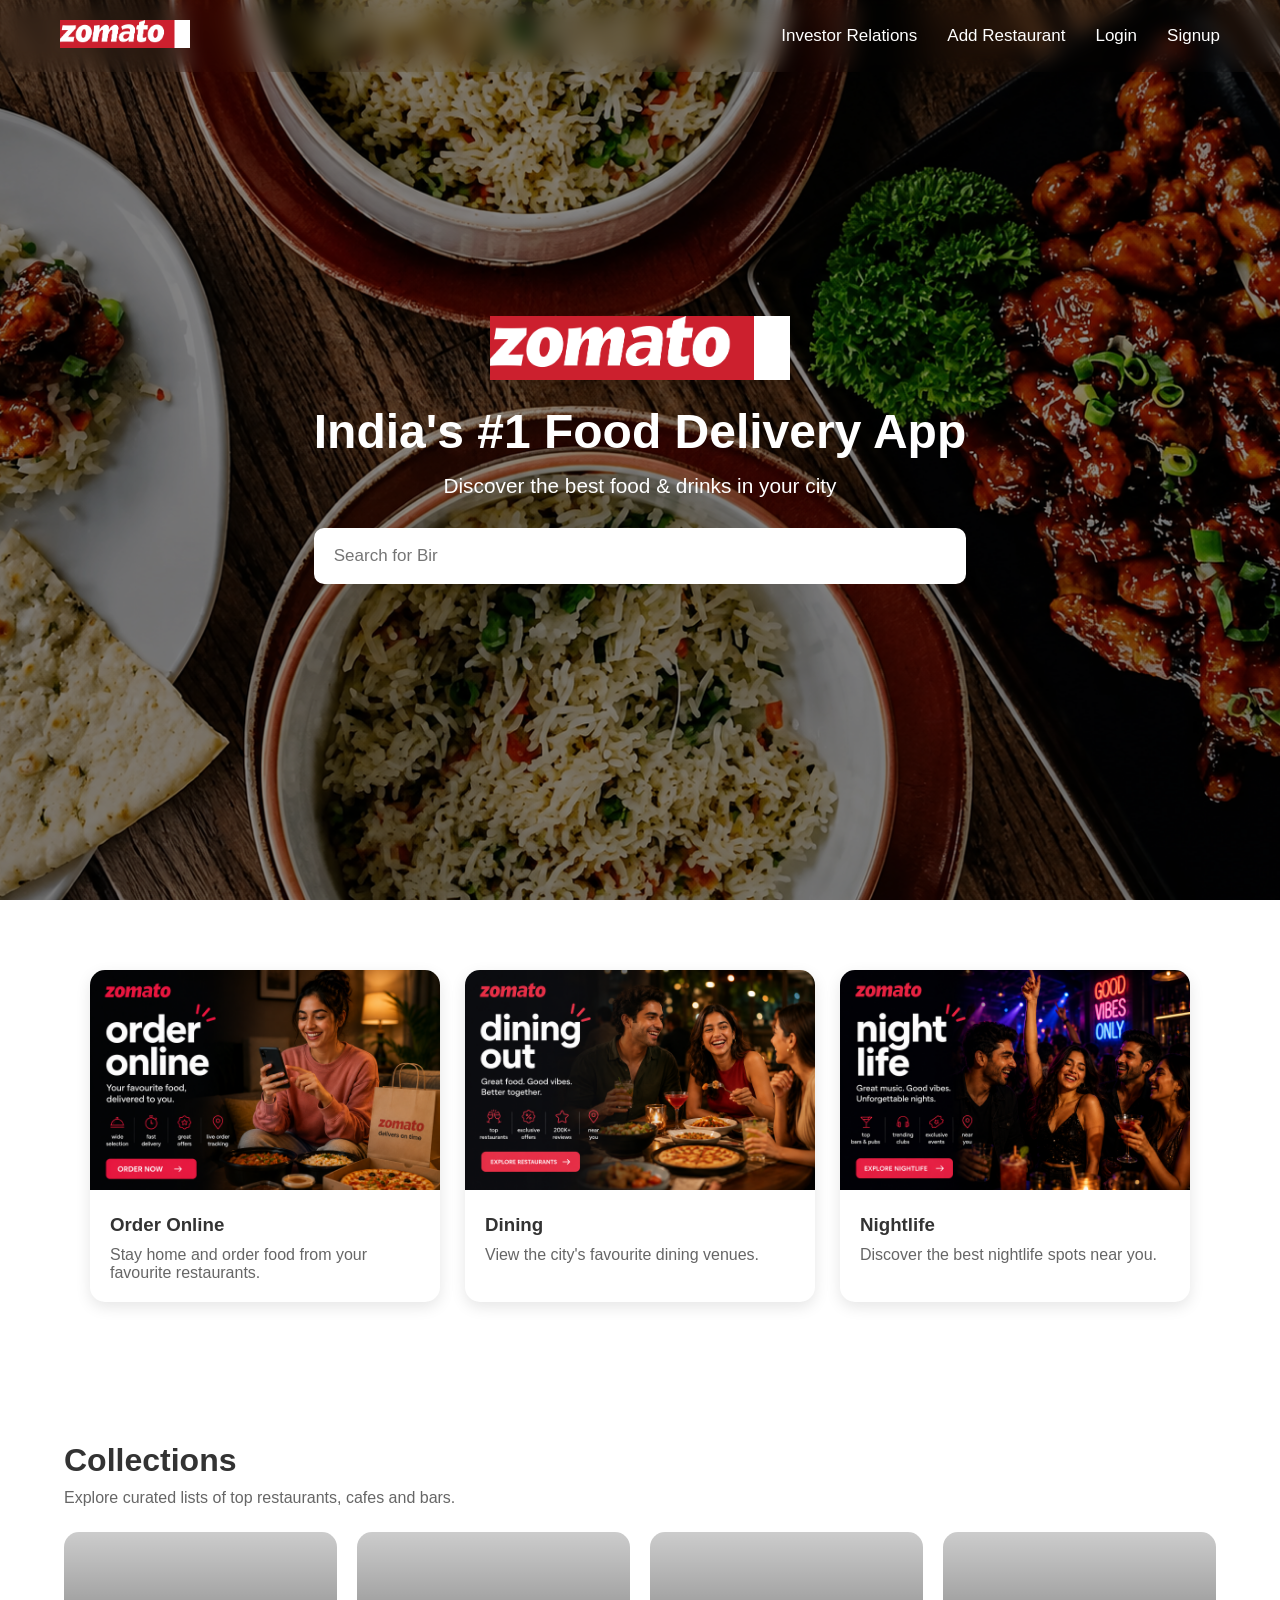
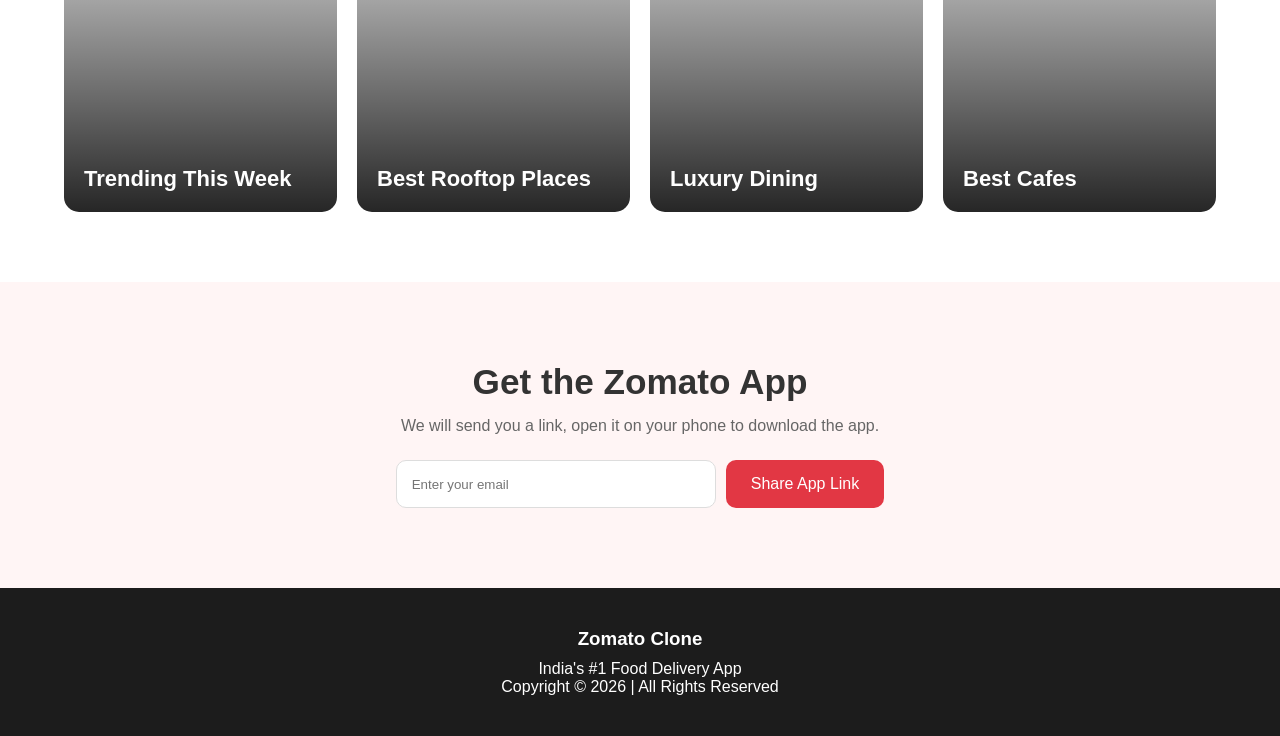
<file: index.html>
<!-- index file  -->

<!DOCTYPE html>
<html lang="en">
<head>
    <meta charset="UTF-8">
    <meta name="viewport" content="width=device-width, initial-scale=1.0">
    <title>Zomato Clone</title>
    
    <link rel="stylesheet" href="style.css">
        <link rel="shortcut icon" href="favicon.png" type="Image/png">

    
    <!-- <link rel="stylesheet" href="css/investors.css">
    <link rel="stylesheet" href="css/add-restaurant.css">
    <link rel="stylesheet" href="css/login.css">
    <link rel="stylesheet" href="css/signup.css"> -->
</head>
<body>

    <header>
        <div class="logo">
            <img src="zomato.png" alt="Zomato Logo">
        </div>
        <nav>
            <ul>
                <li><a href="investors.html" target="_blank">Investor Relations</a></li>
                <li><a href="add-restaurant.html" target="_blank">Add Restaurant</a></li>
                <li><a href="login.html" target="_blank">Login</a></li>
                <li><a href="signup.html" target="_blank">Signup</a></li>
            </ul>
        </nav>
    </header>

    <main class="hero">
        <img src="bg.png" alt="Background" class="bg-image">
        <div class="hero-content">
            <img src="zomato.png" alt="Zomato Logo" class="hero-logo">
            <h1>India's #1 Food Delivery App</h1>
            <p>Discover the best food & drinks in your city</p>
            <div class="search-box">
                <input type="text" placeholder="Search for restaurant, cuisine or dish">
            </div>
        </div>
    </main>

    <section class="features">
        <div class="card">
            <img src="food2.png" alt="Order Online">
            <div class="card-text">
                <h3>Order Online</h3>
                <p>Stay home and order food from your favourite restaurants.</p>
            </div>
        </div>

        <div class="card">
            <img src="Food1.png" alt="Dining">
            <div class="card-text">
                <h3>Dining</h3>
                <p>View the city's favourite dining venues.</p>
            </div>
        </div>

        <div class="card">
            <img src="food3.png" alt="Nightlife">
            <div class="card-text">
                <h3>Nightlife</h3>
                <p>Discover the best nightlife spots near you.</p>
            </div>
        </div>
    </section>

    <section class="collections">
        <h2>Collections</h2>
        <p class="sub-heading">Explore curated lists of top restaurants, cafes and bars.</p>

        <div class="collection-grid">
            <div class="collection-item">
                
                <h3>Trending This Week</h3>
            </div>
            <div class="collection-item">
                <h3>Best Rooftop Places</h3>
            </div>
            <div class="collection-item">
                <h3>Luxury Dining</h3>
            </div>
            <div class="collection-item">
                <h3>Best Cafes</h3>
            </div>
        </div>
    </section>

    <section class="app-section">
        <div class="app-content">
            <h2>Get the Zomato App</h2>
            <p>We will send you a link, open it on your phone to download the app.</p>
            <div class="app-form">
                <input type="email" placeholder="Enter your email">
                <button>Share App Link</button>
            </div>
        </div>
    </section>

    <footer>
        <h3>Zomato Clone</h3>
        <p>India's #1 Food Delivery App</p>
        <p>Copyright &copy; 2026 | All Rights Reserved</p>
    </footer>

    <script src="script.js"></script>

</body>
</html>
</file>
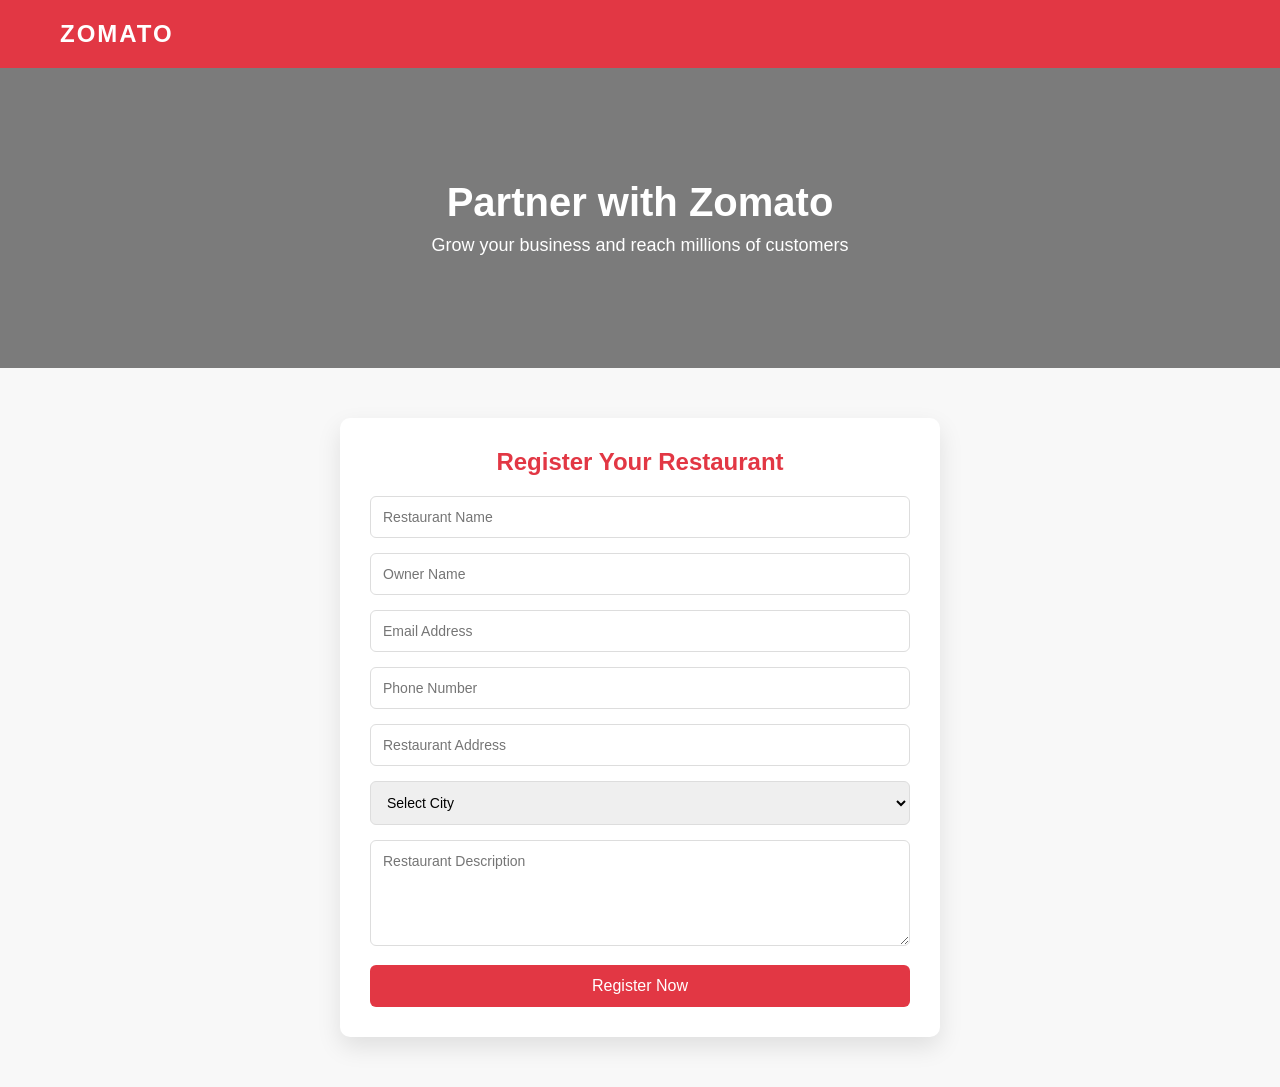
<file: add-restaurant.html>
<!DOCTYPE html>
<html lang="en">
<head>
    <meta charset="UTF-8">
    <meta name="viewport" content="width=device-width, initial-scale=1.0">
    <title>Add Restaurant</title>
    <link rel="stylesheet" href="add-restaurant.css">
            <link rel="shortcut icon" href="favicon.png" type="Image/png">

</head>
<body>
    

    <header>

        </nav>
        <div class="logo">zomato</div>
    </header>

    <section class="hero">
        <div class="overlay">
            <h1>Partner with Zomato</h1>
            <p>Grow your business and reach millions of customers</p>
        </div>
    </section>

    <section class="form-section">
        <div class="form-container">
            <h2>Register Your Restaurant</h2>

            <form>
                <input type="text" placeholder="Restaurant Name" required>

                <input type="text" placeholder="Owner Name" required>

                <input type="email" placeholder="Email Address" required>

                <input type="tel" placeholder="Phone Number" required>

                <input type="text" placeholder="Restaurant Address" required>

                <select required>
                    <option value="">Select City</option>
                    <option>Mumbai</option>
                    <option>Delhi</option>
                    <option>Pune</option>
                    <option>Bangalore</option>
                </select>

                <textarea rows="5" placeholder="Restaurant Description"></textarea>

                <button type="submit">Register Now</button>
            </form>
        </div>
    </section>

    <script src="addrestaurant.js"></script>

</body>
</html>
</file>
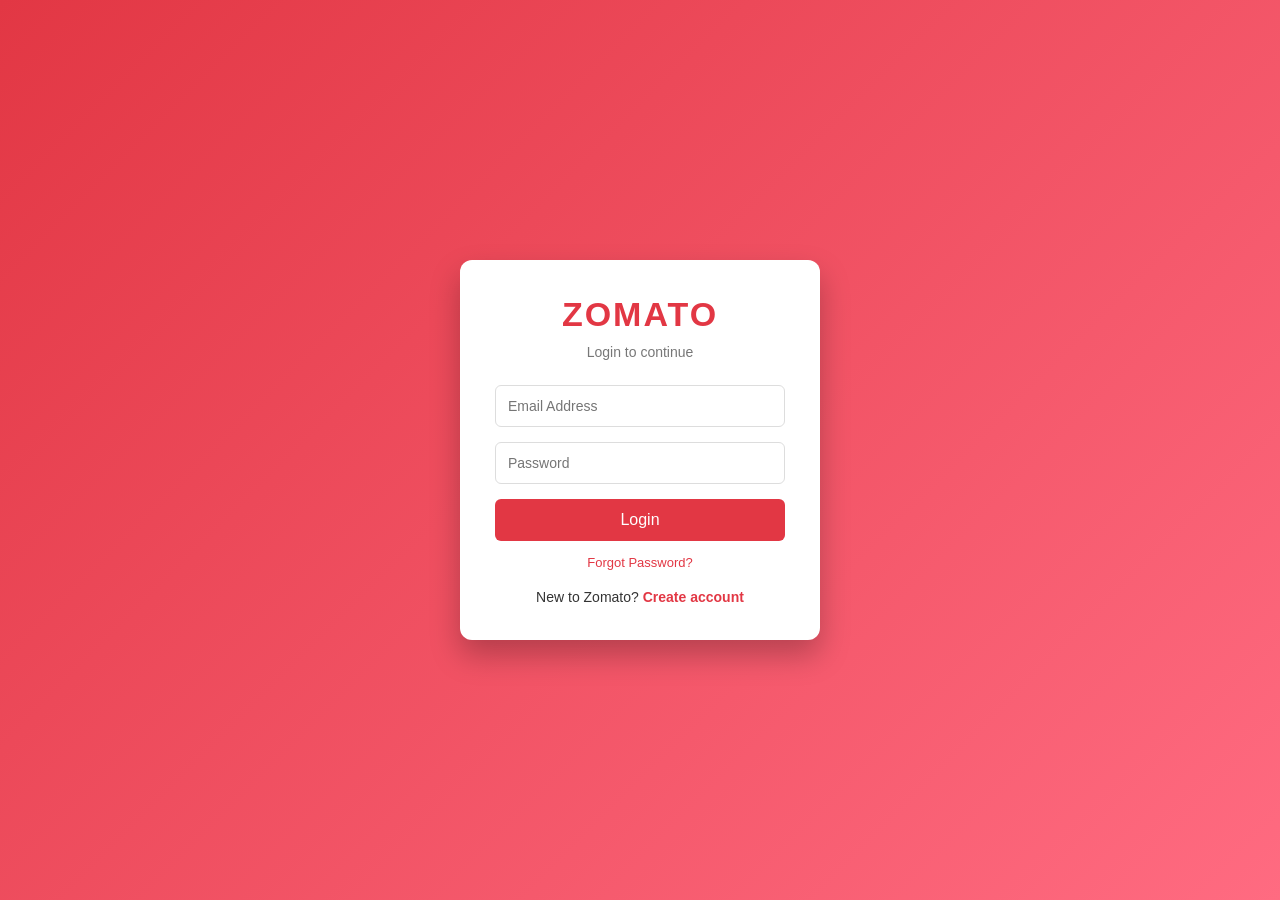
<file: login.html>
<!DOCTYPE html>
<html lang="en">
<head>
    <meta charset="UTF-8">
    <meta name="viewport" content="width=device-width, initial-scale=1.0">
    <title>Zomato Login</title>
    <link rel="stylesheet" href="login.css">
        <link rel="shortcut icon" href="favicon.png" type="Image/png">

</head>
<body>

    <div class="login-container">

        <div class="login-box">

            <h1 class="logo">zomato</h1>
            <p class="tagline">Login to continue</p>

            <form>
                <input type="email" placeholder="Email Address" required>

                <input type="password" placeholder="Password" required>

                <button type="submit">Login</button>

                <div class="extra">
                    <a href="#">Forgot Password?</a>
                </div>
            </form>

            <div class="signup">
                <p>New to Zomato? <a href="#">Create account</a></p>
            </div>

        </div>

    </div>

</body>
</html>
</file>
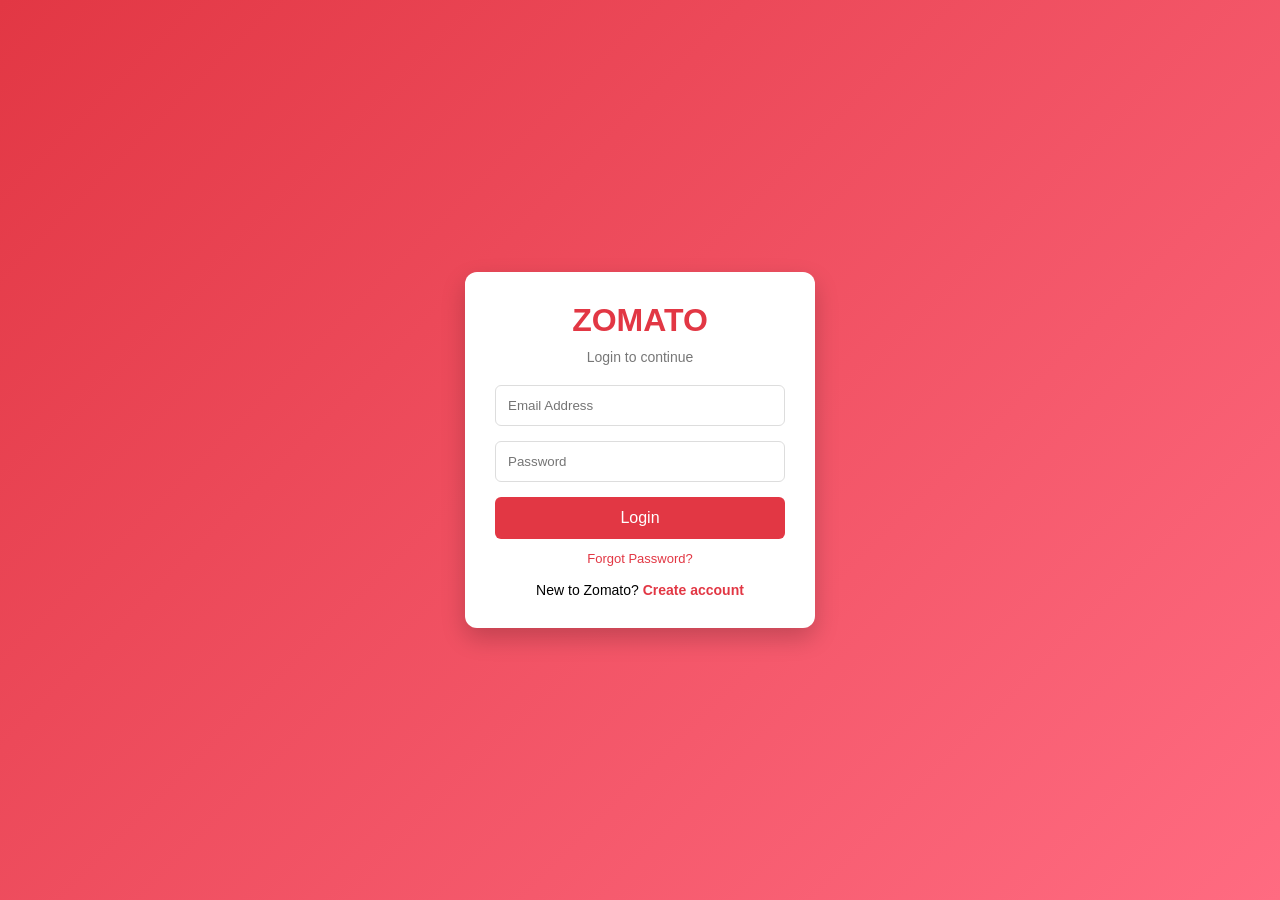
<file: signup.html>
<!DOCTYPE html>
<html lang="en">
<head>
    <meta charset="UTF-8">
    <meta name="viewport" content="width=device-width, initial-scale=1.0">
    <title>Zomato Login</title>
    <link rel="stylesheet" href="signup.css">
            <link rel="shortcut icon" href="favicon.png" type="Image/png">

</head>
<body>

    <div class="login-container">

        <div class="login-box">

            <h1 class="logo">zomato</h1>
            <p class="tagline">Login to continue</p>

            <form>
                <input type="email" placeholder="Email Address" required>

                <input type="password" placeholder="Password" required>

                <button type="submit">Login</button>

                <div class="extra">
                    <a href="#">Forgot Password?</a>
                </div>
            </form>

            <div class="signup">
                <p>New to Zomato? <a href="#">Create account</a></p>
            </div>

        </div>
    </div>

</body>
</html>
</file>
<file: style.css>
/* ==========================
   Global Styles
========================== */

/* css file */

*{
    margin:0;
    padding:0;
    box-sizing:border-box;
    font-family:'Segoe UI',sans-serif;
}

body{
    background:#fff;
    color:#333;
    overflow-x:hidden;
}

/* ==========================
   Header
========================== */

header{
    position:absolute;
    top:0;
    left:0;
    width:100%;
    padding:20px 60px;
    display:flex;
    justify-content:space-between;
    align-items:center;
    z-index:1000;
    transition:all 0.4s ease;
}

.logo img{
    width:130px;
}

nav ul{
    display:flex;
    list-style:none;
    gap:30px;
}

nav ul li a{
    text-decoration:none;
    color:white;
    font-size:17px;
    font-weight:500;
    transition:0.3s;
}

nav ul li a:hover{
    color:#ffd6d9;
}

/* ==========================
   Hero Section
========================== */

.hero{
    position:relative;
    height:100vh;
    display:flex;
    justify-content:center;
    align-items:center;
    text-align:center;
    overflow:hidden;
}

.bg-image{
    position:absolute;
    width:100%;
    height:100%;
    object-fit:cover;
    z-index:-1;
}

.hero::before{
    content:"";
    position:absolute;
    inset:0;
    background:rgba(0,0,0,0.45);
}

.hero-content{
    color:white;
    z-index:2;
    animation:fadeIn 1.5s ease;
}

.hero-logo{
    width:300px;
    margin-bottom:20px;
}

.hero h1{
    font-size:3rem;
    margin-bottom:15px;
}

.hero p{
    font-size:1.3rem;
    margin-bottom:30px;
}

.search-box{
    max-width:700px;
    margin:auto;
}

.search-box input{
    width:100%;
    padding:18px 20px;
    border:none;
    border-radius:10px;
    font-size:17px;
    outline:none;
    transition:0.3s;
}

.search-box input:focus{
    box-shadow:0 5px 20px rgba(226,55,68,0.5);
}

/* ==========================
   Features Section
========================== */

.features{
    display:flex;
    justify-content:center;
    gap:25px;
    flex-wrap:wrap;
    padding:70px 5%;
}

.card{
    width:350px;
    background:#fff;
    border-radius:15px;
    overflow:hidden;
    cursor:pointer;
    transition:0.4s;
    box-shadow:0 5px 15px rgba(0,0,0,0.1);
}

.card:hover{
    transform:translateY(-10px);
    box-shadow:0 15px 30px rgba(0,0,0,0.15);
}

.card img{
    width:100%;
    height:220px;
    object-fit:cover;
}

.card-text{
    padding:20px;
}

.card-text h3{
    margin-bottom:10px;
}

.card-text p{
    color:#666;
}

/* ==========================
   Collections
========================== */

.collections{
    padding:70px 5%;
}

.collections h2{
    font-size:2rem;
    margin-bottom:10px;
}

.sub-heading{
    color:#666;
    margin-bottom:25px;
}

.collection-grid{
    display:grid;
    grid-template-columns:repeat(auto-fit,minmax(250px,1fr));
    gap:20px;
}

.collection-item{
    height:280px;
    border-radius:15px;
    background:linear-gradient(
    rgba(0,0,0,0.2),
    rgba(0,0,0,0.85));
    display:flex;
    align-items:flex-end;
    padding:20px;
    color:white;
    cursor:pointer;
    transition:0.4s;
}

.collection-item:hover{
    transform:translateY(-10px);
}

.collection-item h3{
    font-size:22px;
}

/* ==========================
   App Section
========================== */

.app-section{
    background:#fff5f5;
    padding:80px 20px;
}

.app-content{
    max-width:700px;
    margin:auto;
    text-align:center;
}

.app-content h2{
    font-size:2.2rem;
    margin-bottom:15px;
}

.app-content p{
    color:#666;
}

.app-form{
    display:flex;
    justify-content:center;
    gap:10px;
    margin-top:25px;
    flex-wrap:wrap;
}

.app-form input{
    width:320px;
    padding:15px;
    border:1px solid #ddd;
    border-radius:10px;
    outline:none;
}

.app-form button{
    padding:15px 25px;
    border:none;
    border-radius:10px;
    background:#e23744;
    color:white;
    cursor:pointer;
    font-size:16px;
    transition:0.3s;
}

.app-form button:hover{
    background:#c92b39;
}

/* ==========================
   Footer
========================== */

footer{
    background:#1c1c1c;
    color:white;
    text-align:center;
    padding:40px 20px;
}

footer h3{
    margin-bottom:10px;
}

/* ==========================
   Scroll Animations
========================== */

.hidden{
    opacity:0;
    transform:translateY(50px);
    transition:all 0.8s ease;
}

.show{
    opacity:1;
    transform:translateY(0);
}

/* ==========================
   Keyframes
========================== */

@keyframes fadeIn{
    from{
        opacity:0;
        transform:translateY(40px);
    }
    to{
        opacity:1;
        transform:translateY(0);
    }
}

/* ==========================
   Responsive
========================== */

@media(max-width:768px){

    header{
        flex-direction:column;
        gap:15px;
        padding:20px;
    }

    nav ul{
        gap:15px;
        flex-wrap:wrap;
        justify-content:center;
    }

    .hero h1{
        font-size:2rem;
    }

    .hero p{
        font-size:1rem;
    }

    .hero-logo{
        width:220px;
    }

    .card{
        width:100%;
    }

    .app-form input{
        width:100%;
    }

    .app-form button{
        width:100%;
    }
}
</file>
<file: add-restaurant.css>
/* Reset */
* {
    margin: 0;
    padding: 0;
    box-sizing: border-box;
    font-family: Arial, sans-serif;
}

/* Body */
body {
    background: #f8f8f8;
    color: #333;
}

/* Header */
header {
    width: 100%;
    padding: 20px 60px;
    background: #e23744;
    display: flex;
    align-items: center;
    justify-content: space-between;
}

.logo {
    color: #fff;
    font-size: 24px;
    font-weight: bold;
    text-transform: uppercase;
    letter-spacing: 2px;
}

/* Hero Section */
.hero {
    width: 100%;
    height: 300px;
    background: url("https://images.unsplash.com/photo-1529692236671-f1f6cf9683ba") no-repeat center center/cover;
    position: relative;
    display: flex;
    align-items: center;
    justify-content: center;
}

.overlay {
    background: rgba(0,0,0,0.5);
    width: 100%;
    height: 100%;
    display: flex;
    flex-direction: column;
    align-items: center;
    justify-content: center;
    color: #fff;
    text-align: center;
}

.overlay h1 {
    font-size: 40px;
    margin-bottom: 10px;
}

.overlay p {
    font-size: 18px;
}

/* Form Section */
.form-section {
    display: flex;
    justify-content: center;
    padding: 50px 20px;
}

.form-container {
    width: 100%;
    max-width: 600px;
    background: #fff;
    padding: 30px;
    border-radius: 10px;
    box-shadow: 0 10px 25px rgba(0,0,0,0.1);
}

.form-container h2 {
    margin-bottom: 20px;
    color: #e23744;
    text-align: center;
}

/* Inputs */
form input,
form select,
form textarea {
    width: 100%;
    padding: 12px;
    margin-bottom: 15px;
    border: 1px solid #ddd;
    border-radius: 6px;
    outline: none;
    transition: 0.3s;
    font-size: 14px;
}

form input:focus,
form select:focus,
form textarea:focus {
    border-color: #e23744;
    box-shadow: 0 0 5px rgba(226, 55, 68, 0.3);
}

/* Button */
button {
    width: 100%;
    padding: 12px;
    background: #e23744;
    border: none;
    color: #fff;
    font-size: 16px;
    border-radius: 6px;
    cursor: pointer;
    transition: 0.3s;
}

button:hover {
    background: #c71f32;
}
</file>
<file: login.css>
/* Reset */
* {
    margin: 0;
    padding: 0;
    box-sizing: border-box;
    font-family: Arial, sans-serif;
}

/* Body */
body {
    height: 100vh;
    display: flex;
    justify-content: center;
    align-items: center;
    background: linear-gradient(135deg, #e23744, #ff6b81);
}

/* Container */
.login-container {
    width: 100%;
    display: flex;
    justify-content: center;
    align-items: center;
}

/* Login Box */
.login-box {
    width: 360px;
    background: #fff;
    padding: 35px;
    border-radius: 12px;
    box-shadow: 0 15px 30px rgba(0,0,0,0.25);
    text-align: center;
}

/* Logo */
.logo {
    font-size: 34px;
    font-weight: bold;
    color: #e23744;
    text-transform: uppercase;
    letter-spacing: 2px;
    margin-bottom: 10px;
}

/* Tagline */
.tagline {
    font-size: 14px;
    color: #777;
    margin-bottom: 25px;
}

/* Inputs */
form input {
    width: 100%;
    padding: 12px;
    margin-bottom: 15px;
    border: 1px solid #ddd;
    border-radius: 6px;
    outline: none;
    font-size: 14px;
    transition: 0.3s;
}

form input:focus {
    border-color: #e23744;
    box-shadow: 0 0 6px rgba(226, 55, 68, 0.3);
}

/* Button */
form button {
    width: 100%;
    padding: 12px;
    background: #e23744;
    border: none;
    color: #fff;
    font-size: 16px;
    border-radius: 6px;
    cursor: pointer;
    transition: 0.3s;
}

form button:hover {
    background: #c81e30;
}

/* Forgot Password */
.extra {
    margin-top: 12px;
}

.extra a {
    font-size: 13px;
    color: #e23744;
    text-decoration: none;
}

.extra a:hover {
    text-decoration: underline;
}

/* Signup */
.signup {
    margin-top: 18px;
    font-size: 14px;
    color: #333;
}

.signup a {
    color: #e23744;
    font-weight: bold;
    text-decoration: none;
}

.signup a:hover {
    text-decoration: underline;
}
</file>
<file: signup.css>
/* Reset */
* {
    margin: 0;
    padding: 0;
    box-sizing: border-box;
    font-family: Arial, sans-serif;
}

/* Background */
body {
    height: 100vh;
    display: flex;
    justify-content: center;
    align-items: center;
    background: linear-gradient(135deg, #e23744, #ff6b81);
}

/* Login Container */
.login-container {
    width: 100%;
    display: flex;
    justify-content: center;
    align-items: center;
}

/* Login Box */
.login-box {
    width: 350px;
    background: #fff;
    padding: 30px;
    border-radius: 12px;
    box-shadow: 0 10px 25px rgba(0,0,0,0.2);
    text-align: center;
}

/* Logo */
.logo {
    font-size: 32px;
    color: #e23744;
    font-weight: bold;
    text-transform: uppercase;
    margin-bottom: 10px;
}

/* Tagline */
.tagline {
    font-size: 14px;
    color: #777;
    margin-bottom: 20px;
}

/* Inputs */
form input {
    width: 100%;
    padding: 12px;
    margin-bottom: 15px;
    border: 1px solid #ddd;
    border-radius: 6px;
    outline: none;
    transition: 0.3s;
}

form input:focus {
    border-color: #e23744;
    box-shadow: 0 0 5px rgba(226, 55, 68, 0.3);
}

/* Button */
form button {
    width: 100%;
    padding: 12px;
    background: #e23744;
    border: none;
    color: #fff;
    font-size: 16px;
    border-radius: 6px;
    cursor: pointer;
    transition: 0.3s;
}

form button:hover {
    background: #c71f32;
}

/* Forgot Password */
.extra {
    margin-top: 10px;
}

.extra a {
    font-size: 13px;
    color: #e23744;
    text-decoration: none;
}

.extra a:hover {
    text-decoration: underline;
}

/* Signup */
.signup {
    margin-top: 15px;
    font-size: 14px;
}

.signup a {
    color: #e23744;
    text-decoration: none;
    font-weight: bold;
}

.signup a:hover {
    text-decoration: underline;
}
</file>
